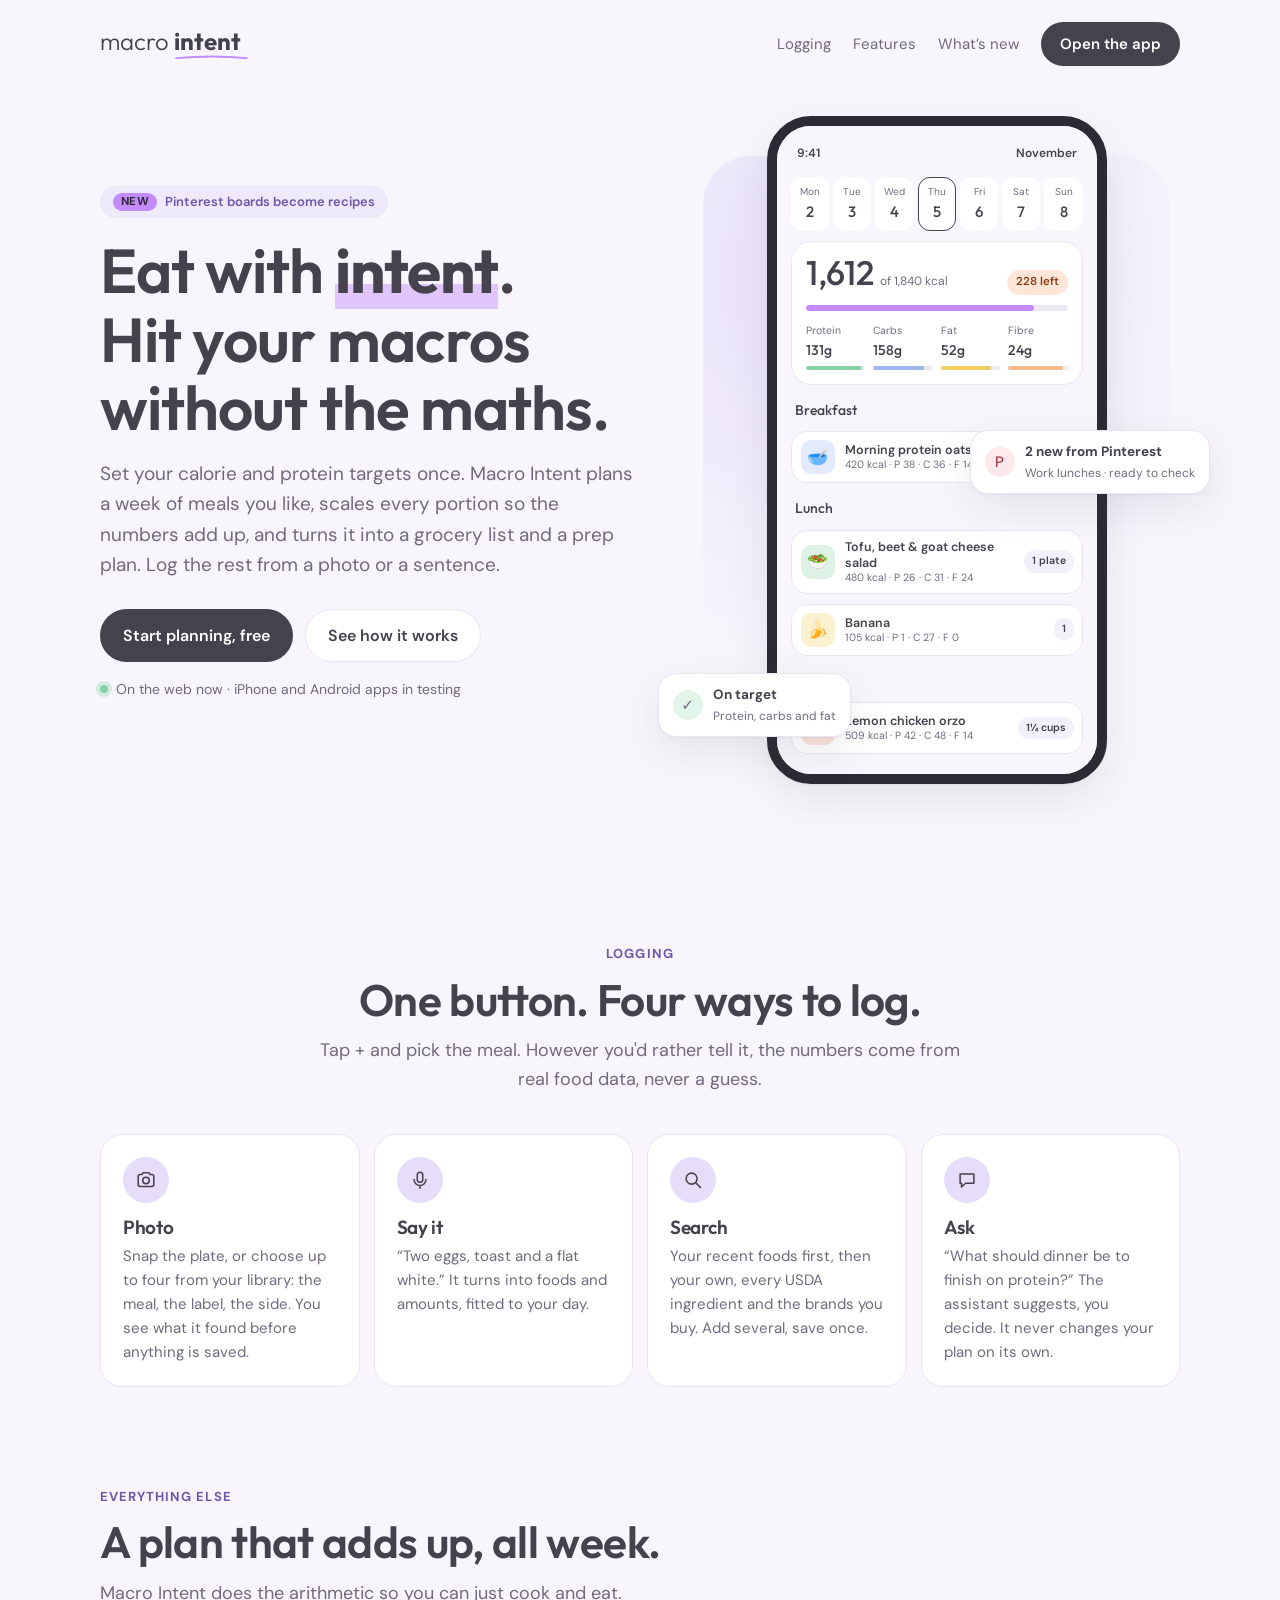
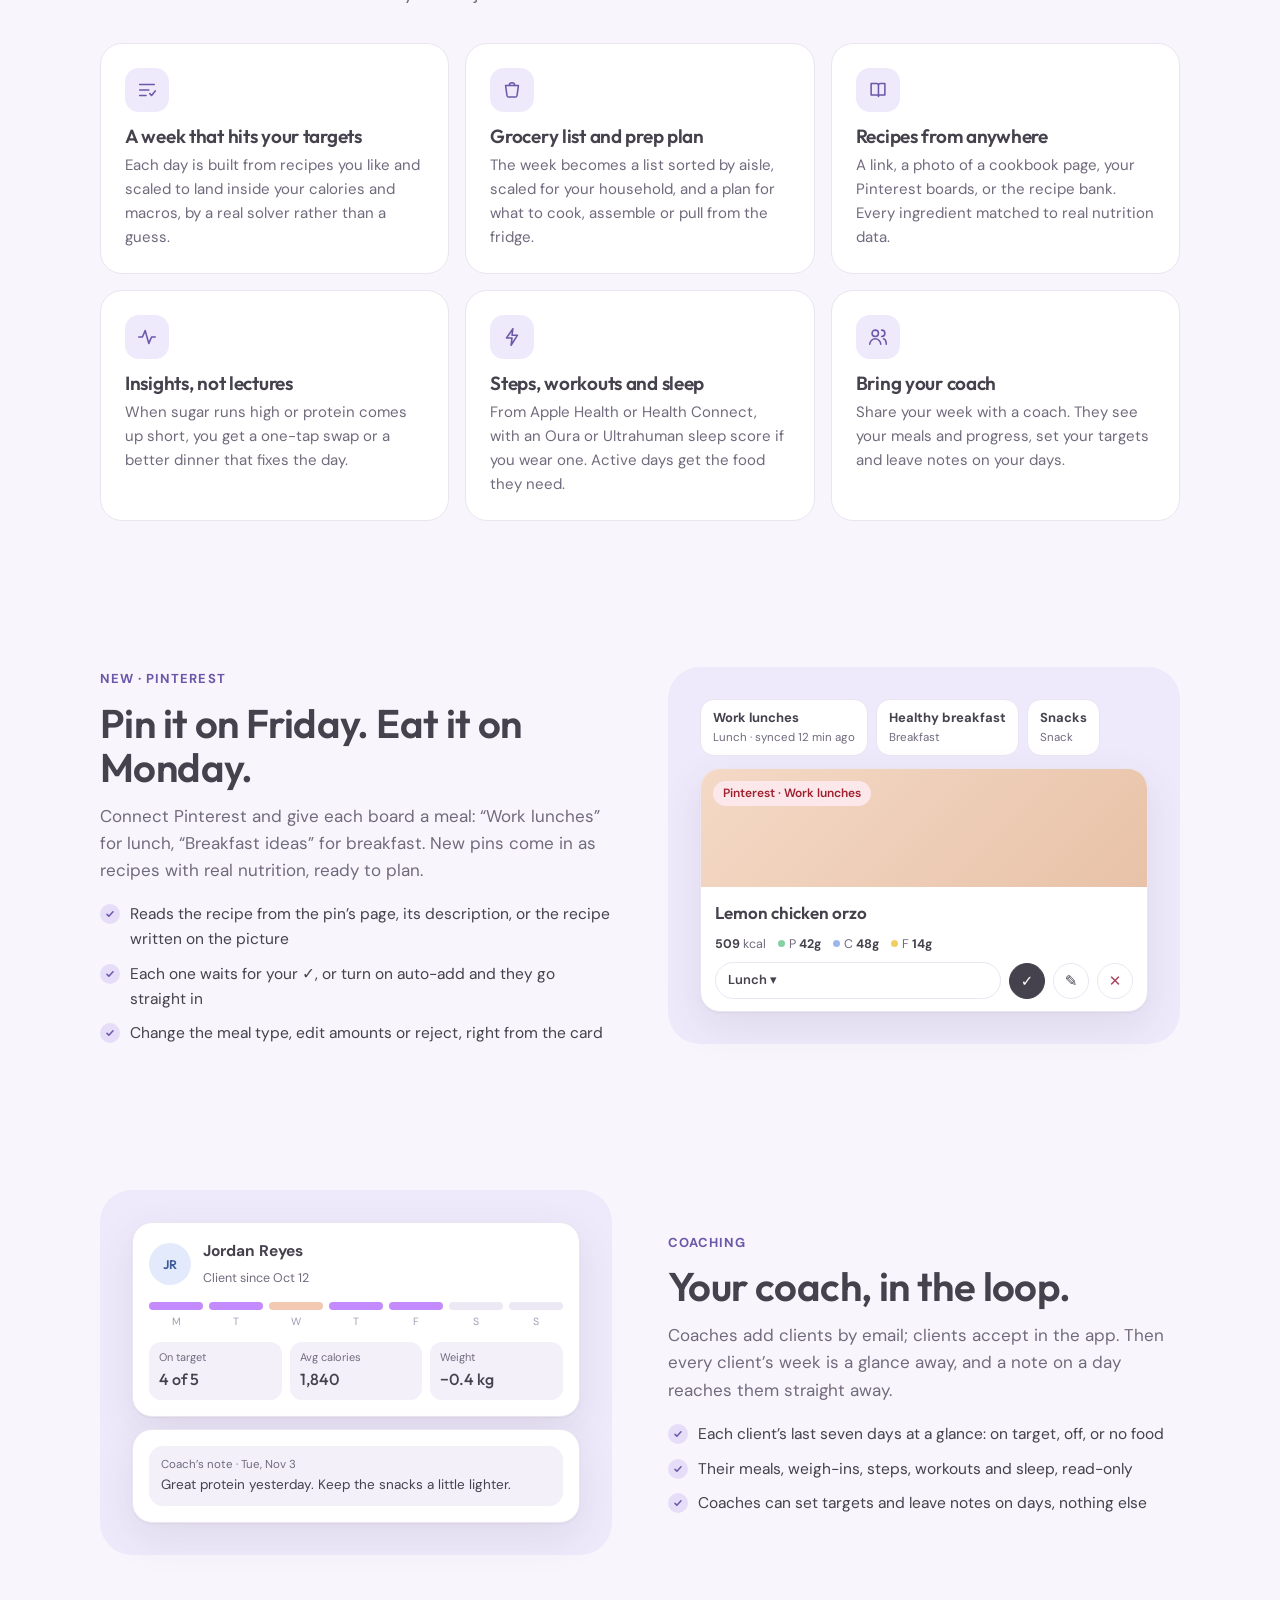
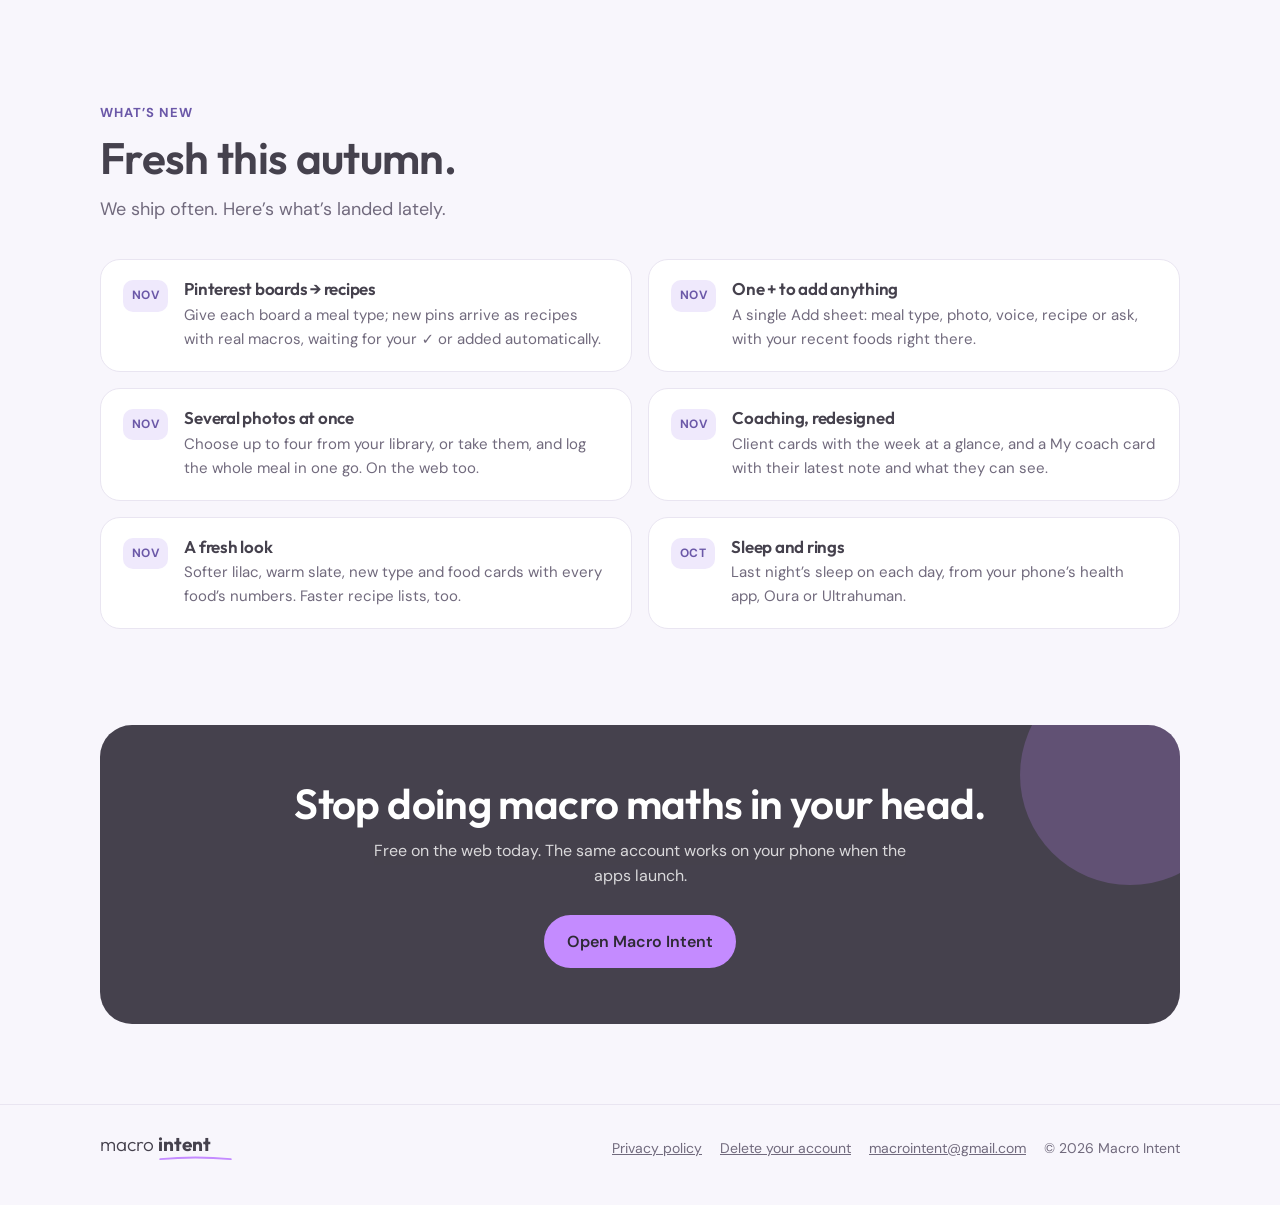
<file: index.html>
<!doctype html>
<html lang="en">
<head>
<meta charset="utf-8">
<meta name="viewport" content="width=device-width, initial-scale=1">
<title>Macro Intent — eat with intent</title>
<meta name="description" content="Macro Intent plans your week of meals around your calorie and protein targets, logs what you eat from a photo or a sentence, and turns your Pinterest boards into recipes that fit.">
<meta property="og:title" content="Macro Intent — eat with intent">
<meta property="og:description" content="A week of meals that hits your macros, logged from a photo or a sentence, with your Pinterest recipes and your coach along for the ride.">
<meta property="og:image" content="https://macrointent.com/brand/icon-512.png">
<meta name="theme-color" content="#F8F6FC">
<link rel="icon" type="image/png" href="/brand/favicon-64.png">
<link rel="apple-touch-icon" href="/brand/apple-touch-icon.png">
<link rel="preconnect" href="https://fonts.googleapis.com">
<link rel="preconnect" href="https://fonts.gstatic.com" crossorigin>
<link rel="stylesheet" href="https://fonts.googleapis.com/css2?family=DM+Sans:opsz,wght@9..40,400;9..40,500;9..40,600;9..40,700&family=Outfit:wght@300;400;500;600;700&display=swap">
<link rel="stylesheet" href="/site.css">
</head>
<body>
<header class="wrap top">
  <a class="wordmark" href="/" aria-label="Macro Intent"><span class="bw">macro</span><span class="bi">intent<svg viewBox="0 0 100 8" preserveAspectRatio="none" aria-hidden="true"><path d="M3 5.5 Q50 1 97 5.5"/></svg></span></a>
  <nav><a href="#log">Logging</a><a href="#features">Features</a><a href="#new">What’s new</a><a class="btn primary" href="https://app.macrointent.com">Open the app</a></nav>
</header>

<main>
  <div class="wrap">
    <section class="hero" style="padding-top:28px">
      <div>
        <a class="eyebrow" href="#new"><b>NEW</b> Pinterest boards become recipes</a>
        <h1>Eat with <em>intent</em>.<br>Hit your macros without the maths.</h1>
        <p class="lede">Set your calorie and protein targets once. Macro Intent plans a week of meals you like, scales every portion so the numbers add up, and turns it into a grocery list and a prep plan. Log the rest from a photo or a sentence.</p>
        <div class="ctas">
          <a class="btn primary" href="https://app.macrointent.com">Start planning, free</a>
          <a class="btn ghost" href="#features">See how it works</a>
        </div>
        <p class="soon"><i></i>On the web now · iPhone and Android apps in testing</p>
      </div>

      <div class="stage" aria-label="A day in the Macro Intent app">
        <div class="phone"><div class="screen">
          <div class="sbar"><span>9:41</span><span>November</span></div>
          <div class="strip">
            <span>Mon<b>2</b></span><span>Tue<b>3</b></span><span>Wed<b>4</b></span><span class="on">Thu<b>5</b></span><span>Fri<b>6</b></span><span>Sat<b>7</b></span><span>Sun<b>8</b></span>
          </div>
          <div class="totals">
            <div class="kc"><b>1,612</b><span>of 1,840 kcal</span><em>228 left</em></div>
            <div class="bar"><i style="width:87%"></i></div>
            <div class="macros">
              <span>Protein<b>131g</b><i style="--w:94%;--c:var(--mp)"></i></span>
              <span>Carbs<b>158g</b><i style="--w:86%;--c:var(--mc)"></i></span>
              <span>Fat<b>52g</b><i style="--w:85%;--c:var(--mf)"></i></span>
              <span>Fibre<b>24g</b><i style="--w:92%;--c:var(--mfib)"></i></span>
            </div>
          </div>
          <div class="slot">Breakfast</div>
          <div class="food"><span class="fi" style="background:#E3EAFB">🥣</span><div>Morning protein oats<small>420 kcal · P 38 · C 36 · F 14</small></div><span class="amt">1 bowl</span></div>
          <div class="slot">Lunch</div>
          <div class="food"><span class="fi" style="background:#DDF1E5">🥗</span><div>Tofu, beet &amp; goat cheese salad<small>480 kcal · P 26 · C 31 · F 24</small></div><span class="amt">1 plate</span></div>
          <div class="food"><span class="fi" style="background:#FBF0CF">🍌</span><div>Banana<small>105 kcal · P 1 · C 27 · F 0</small></div><span class="amt">1</span></div>
          <div class="slot">Dinner</div>
          <div class="food"><span class="fi" style="background:#FBE3DC">🍋</span><div>Lemon chicken orzo<small>509 kcal · P 42 · C 48 · F 14</small></div><span class="amt">1¼ cups</span></div>
        </div></div>
        <div class="float f1"><span class="dot" style="background:#E1F5EA">✓</span><div><b>On target</b><span>Protein, carbs and fat</span></div></div>
        <div class="float f2"><span class="dot" style="background:var(--pin);color:var(--pin-ink)">P</span><div><b>2 new from Pinterest</b><span>Work lunches · ready to check</span></div></div>
      </div>
    </section>
  </div>

  <section id="log">
    <div class="wrap">
      <div class="sechead center">
        <span class="kicker">Logging</span>
        <h2>One button. Four ways to log.</h2>
        <p>Tap + and pick the meal. However you'd rather tell it, the numbers come from real food data, never a guess.</p>
      </div>
      <div class="ways">
        <div class="way"><div class="ic"><svg viewBox="0 0 24 24" aria-hidden="true"><path d="M3.5 8a2 2 0 0 1 2-2h2l1.5-2h6L16.5 6h2a2 2 0 0 1 2 2v9a2 2 0 0 1-2 2h-13a2 2 0 0 1-2-2Z"/><circle cx="12" cy="12.5" r="3.5"/></svg></div>
          <h3>Photo</h3><p>Snap the plate, or choose up to four from your library: the meal, the label, the side. You see what it found before anything is saved.</p></div>
        <div class="way"><div class="ic"><svg viewBox="0 0 24 24" aria-hidden="true"><path d="M9 6.5a3 3 0 0 1 6 0v5a3 3 0 0 1-6 0ZM5.5 11.5a6.5 6.5 0 0 0 13 0M12 18v3"/></svg></div>
          <h3>Say it</h3><p>“Two eggs, toast and a flat white.” It turns into foods and amounts, fitted to your day.</p></div>
        <div class="way"><div class="ic"><svg viewBox="0 0 24 24" aria-hidden="true"><circle cx="10.5" cy="10.5" r="6"/><path d="M15 15l5 5"/></svg></div>
          <h3>Search</h3><p>Your recent foods first, then your own, every USDA ingredient and the brands you buy. Add several, save once.</p></div>
        <div class="way"><div class="ic"><svg viewBox="0 0 24 24" aria-hidden="true"><path d="M4.5 5.5h15v10h-9l-4.5 4v-4h-1.5Z"/></svg></div>
          <h3>Ask</h3><p>“What should dinner be to finish on protein?” The assistant suggests, you decide. It never changes your plan on its own.</p></div>
      </div>
    </div>
  </section>

  <section id="features" style="padding-top:24px">
    <div class="wrap">
      <div class="sechead">
        <span class="kicker">Everything else</span>
        <h2>A plan that adds up, all week.</h2>
        <p>Macro Intent does the arithmetic so you can just cook and eat.</p>
      </div>
      <div class="grid">
        <div class="feature"><div class="ic"><svg viewBox="0 0 24 24" aria-hidden="true"><path d="M4 6h16M4 12h10M4 18h7"/><path d="M15 16l2 2 4-5"/></svg></div><h3>A week that hits your targets</h3><p>Each day is built from recipes you like and scaled to land inside your calories and macros, by a real solver rather than a guess.</p></div>
        <div class="feature"><div class="ic"><svg viewBox="0 0 24 24" aria-hidden="true"><path d="M5 7h14l-1.5 11a2 2 0 0 1-2 1.7h-7a2 2 0 0 1-2-1.7Z"/><path d="M9 7a3 3 0 0 1 6 0"/></svg></div><h3>Grocery list and prep plan</h3><p>The week becomes a list sorted by aisle, scaled for your household, and a plan for what to cook, assemble or pull from the fridge.</p></div>
        <div class="feature"><div class="ic"><svg viewBox="0 0 24 24" aria-hidden="true"><path d="M4.5 5h6a2 2 0 0 1 2 2v12a1.5 1.5 0 0 0-1.5-1.5h-6.5ZM19.5 5h-5a2 2 0 0 0-2 2v12a1.5 1.5 0 0 1 1.5-1.5h5.5Z"/></svg></div><h3>Recipes from anywhere</h3><p>A link, a photo of a cookbook page, your Pinterest boards, or the recipe bank. Every ingredient matched to real nutrition data.</p></div>
        <div class="feature"><div class="ic"><svg viewBox="0 0 24 24" aria-hidden="true"><path d="M3 12h4l3-7 4 14 3-7h4"/></svg></div><h3>Insights, not lectures</h3><p>When sugar runs high or protein comes up short, you get a one-tap swap or a better dinner that fixes the day.</p></div>
        <div class="feature"><div class="ic"><svg viewBox="0 0 24 24" aria-hidden="true"><path d="M13 3l-1 7h6l-7 11 1-8H6z"/></svg></div><h3>Steps, workouts and sleep</h3><p>From Apple Health or Health Connect, with an Oura or Ultrahuman sleep score if you wear one. Active days get the food they need.</p></div>
        <div class="feature"><div class="ic"><svg viewBox="0 0 24 24" aria-hidden="true"><path d="M3 20c0-3.3 2.7-6 6-6s6 2.7 6 6"/><circle cx="9" cy="8" r="3.5"/><path d="M16 4.5a3.5 3.5 0 0 1 0 7M18 14c2 .6 3 2.6 3 6"/></svg></div><h3>Bring your coach</h3><p>Share your week with a coach. They see your meals and progress, set your targets and leave notes on your days.</p></div>
      </div>
    </div>
  </section>

  <section>
    <div class="wrap spot">
      <div>
        <span class="kicker">New · Pinterest</span>
        <h2>Pin it on Friday. Eat it on Monday.</h2>
        <p>Connect Pinterest and give each board a meal: “Work lunches” for lunch, “Breakfast ideas” for breakfast. New pins come in as recipes with real nutrition, ready to plan.</p>
        <ul>
          <li>Reads the recipe from the pin’s page, its description, or the recipe written on the picture</li>
          <li>Each one waits for your ✓, or turn on auto-add and they go straight in</li>
          <li>Change the meal type, edit amounts or reject, right from the card</li>
        </ul>
      </div>
      <div class="art" aria-label="A recipe brought in from Pinterest">
        <div class="boards">
          <div class="board"><b>Work lunches</b><small>Lunch · synced 12 min ago</small></div>
          <div class="board"><b>Healthy breakfast</b><small>Breakfast</small></div>
          <div class="board"><b>Snacks</b><small>Snack</small></div>
        </div>
        <div class="pincard">
          <div class="pic" style="background:linear-gradient(135deg,#F4D9C6,#E8C2A8)"><span class="tag">Pinterest · Work lunches</span></div>
          <div class="bd">
            <b class="t">Lemon chicken orzo</b>
            <div class="legend"><span><b>509</b> kcal</span><span><i style="background:var(--mp)"></i>P <b>42g</b></span><span><i style="background:var(--mc)"></i>C <b>48g</b></span><span><i style="background:var(--mf)"></i>F <b>14g</b></span></div>
            <div class="acts"><span class="sel">Lunch ▾</span><span class="ib ok">✓</span><span class="ib">✎</span><span class="ib" style="color:#A8455F">✕</span></div>
          </div>
        </div>
      </div>
    </div>
  </section>

  <section>
    <div class="wrap spot flip">
      <div>
        <span class="kicker">Coaching</span>
        <h2>Your coach, in the loop.</h2>
        <p>Coaches add clients by email; clients accept in the app. Then every client’s week is a glance away, and a note on a day reaches them straight away.</p>
        <ul>
          <li>Each client’s last seven days at a glance: on target, off, or no food</li>
          <li>Their meals, weigh-ins, steps, workouts and sleep, read-only</li>
          <li>Coaches can set targets and leave notes on days, nothing else</li>
        </ul>
      </div>
      <div class="art" aria-label="A client's week in Coaching">
        <div class="client">
          <div class="who"><span class="av" style="background:#E3EAFB;color:#3C5A9A">JR</span><div><b>Jordan Reyes</b><span>Client since Oct 12</span></div></div>
          <div class="week"><span><i class="on"></i>M</span><span><i class="on"></i>T</span><span><i class="off"></i>W</span><span><i class="on"></i>T</span><span><i class="on"></i>F</span><span><i></i>S</span><span><i></i>S</span></div>
          <div class="stats"><div>On target<b>4 of 5</b></div><div>Avg calories<b>1,840</b></div><div>Weight<b>−0.4 kg</b></div></div>
        </div>
        <div class="client">
          <div class="note"><small>Coach’s note · Tue, Nov 3</small>Great protein yesterday. Keep the snacks a little lighter.</div>
        </div>
      </div>
    </div>
  </section>

  <section id="new">
    <div class="wrap">
      <div class="sechead">
        <span class="kicker">What’s new</span>
        <h2>Fresh this autumn.</h2>
        <p>We ship often. Here’s what’s landed lately.</p>
      </div>
      <div class="news">
        <div class="item"><span class="when">Nov</span><div><h3>Pinterest boards → recipes</h3><p>Give each board a meal type; new pins arrive as recipes with real macros, waiting for your ✓ or added automatically.</p></div></div>
        <div class="item"><span class="when">Nov</span><div><h3>One + to add anything</h3><p>A single Add sheet: meal type, photo, voice, recipe or ask, with your recent foods right there.</p></div></div>
        <div class="item"><span class="when">Nov</span><div><h3>Several photos at once</h3><p>Choose up to four from your library, or take them, and log the whole meal in one go. On the web too.</p></div></div>
        <div class="item"><span class="when">Nov</span><div><h3>Coaching, redesigned</h3><p>Client cards with the week at a glance, and a My coach card with their latest note and what they can see.</p></div></div>
        <div class="item"><span class="when">Nov</span><div><h3>A fresh look</h3><p>Softer lilac, warm slate, new type and food cards with every food’s numbers. Faster recipe lists, too.</p></div></div>
        <div class="item"><span class="when">Oct</span><div><h3>Sleep and rings</h3><p>Last night’s sleep on each day, from your phone’s health app, Oura or Ultrahuman.</p></div></div>
      </div>
    </div>
  </section>

  <div class="wrap">
    <section class="band" style="padding:56px 28px">
      <h2>Stop doing macro maths in your head.</h2>
      <p>Free on the web today. The same account works on your phone when the apps launch.</p>
      <a class="btn" href="https://app.macrointent.com">Open Macro Intent</a>
    </section>
  </div>
</main>

<footer>
  <div class="wrap">
    <a class="wordmark" href="/" aria-label="Macro Intent"><span class="bw">macro</span><span class="bi">intent<svg viewBox="0 0 100 8" preserveAspectRatio="none" aria-hidden="true"><path d="M3 5.5 Q50 1 97 5.5"/></svg></span></a>
    <nav><a href="/privacy">Privacy policy</a><a href="/delete-account">Delete your account</a><a href="mailto:macrointent@gmail.com">macrointent@gmail.com</a><span>© 2026 Macro Intent</span></nav>
  </div>
</footer>
</body>
</html>
</file>
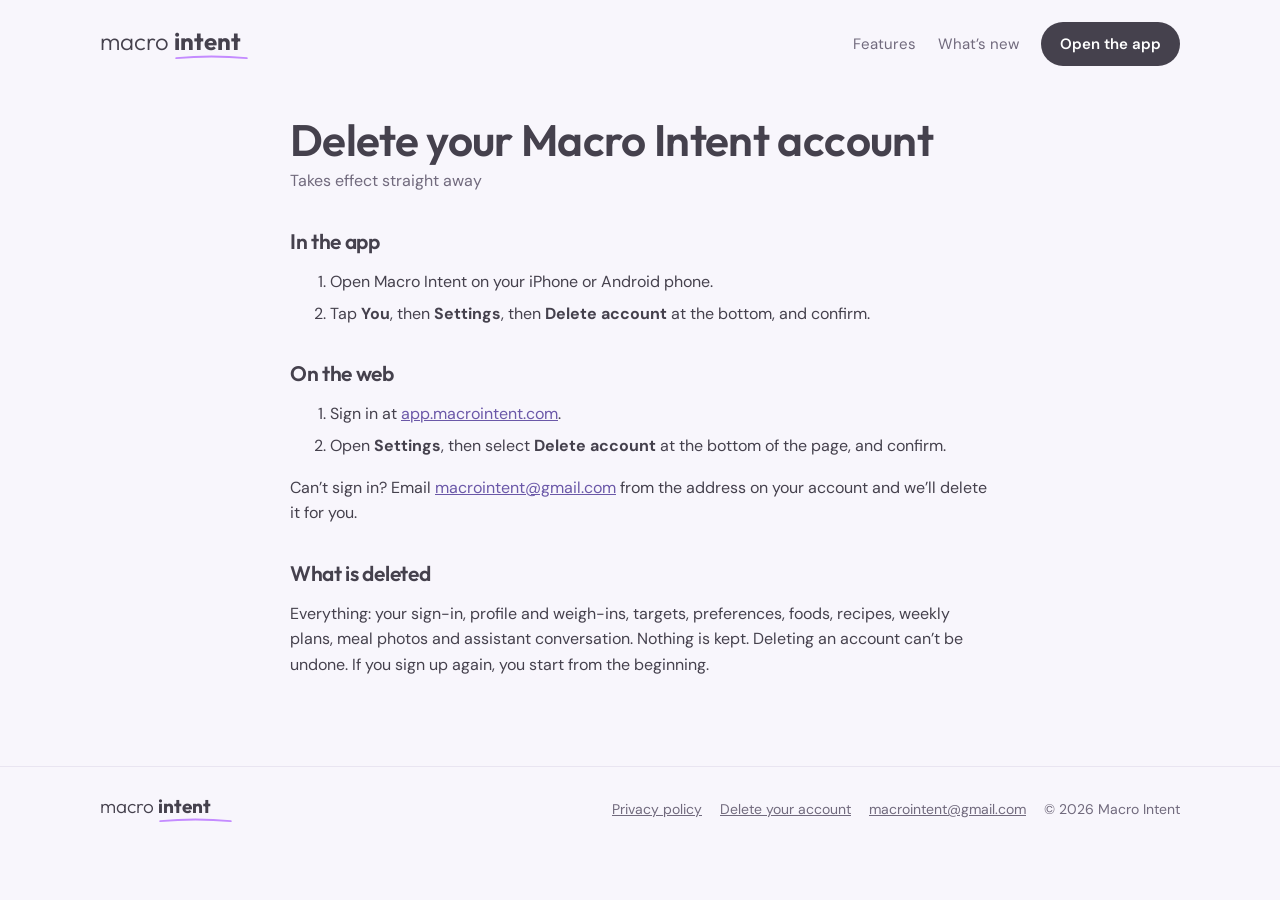
<file: delete-account.html>
<!doctype html>
<html lang="en">
<head>
<meta charset="utf-8">
<meta name="viewport" content="width=device-width, initial-scale=1">
<title>Delete your account · Macro Intent</title>
<meta name="description" content="How to delete your Macro Intent account and data.">
<link rel="icon" type="image/png" href="/brand/favicon-64.png">
<link rel="apple-touch-icon" href="/brand/apple-touch-icon.png">
<link rel="preconnect" href="https://fonts.googleapis.com">
<link rel="preconnect" href="https://fonts.gstatic.com" crossorigin>
<link rel="stylesheet" href="https://fonts.googleapis.com/css2?family=DM+Sans:opsz,wght@9..40,400;9..40,500;9..40,600;9..40,700&family=Outfit:wght@300;400;500;600;700&display=swap">
<link rel="stylesheet" href="/site.css">
</head>
<body>
<header class="wrap top">
  <a class="wordmark" href="/" aria-label="Macro Intent"><span class="bw">macro</span><span class="bi">intent<svg viewBox="0 0 100 8" preserveAspectRatio="none" aria-hidden="true"><path d="M3 5.5 Q50 1 97 5.5"/></svg></span></a>
  <nav><a href="/#features">Features</a><a href="/#new">What’s new</a><a class="btn primary" href="https://app.macrointent.com">Open the app</a></nav>
</header>
<main class="doc">
<h1>Delete your Macro Intent account</h1>
<p class="date">Takes effect straight away</p>

<h2>In the app</h2>
<ol>
<li>Open Macro Intent on your iPhone or Android phone.</li>
<li>Tap <b>You</b>, then <b>Settings</b>, then <b>Delete account</b> at the bottom, and confirm.</li>
</ol>

<h2>On the web</h2>
<ol>
<li>Sign in at <a href="https://app.macrointent.com">app.macrointent.com</a>.</li>
<li>Open <b>Settings</b>, then select <b>Delete account</b> at the bottom of the page, and confirm.</li>
</ol>
<p>Can’t sign in? Email <a href="mailto:macrointent@gmail.com">macrointent@gmail.com</a> from the address on
your account and we’ll delete it for you.</p>

<h2>What is deleted</h2>
<p>Everything: your sign-in, profile and weigh-ins, targets, preferences, foods, recipes, weekly
plans, meal photos and assistant conversation. Nothing is kept. Deleting an account can’t be
undone. If you sign up again, you start from the beginning.</p>

</main>
<footer>
  <div class="wrap">
    <a class="wordmark" href="/" aria-label="Macro Intent"><span class="bw">macro</span><span class="bi">intent<svg viewBox="0 0 100 8" preserveAspectRatio="none" aria-hidden="true"><path d="M3 5.5 Q50 1 97 5.5"/></svg></span></a>
    <nav><a href="/privacy">Privacy policy</a><a href="/delete-account">Delete your account</a><a href="mailto:macrointent@gmail.com">macrointent@gmail.com</a><span>© 2026 Macro Intent</span></nav>
  </div>
</footer>
</body>
</html>
</file>
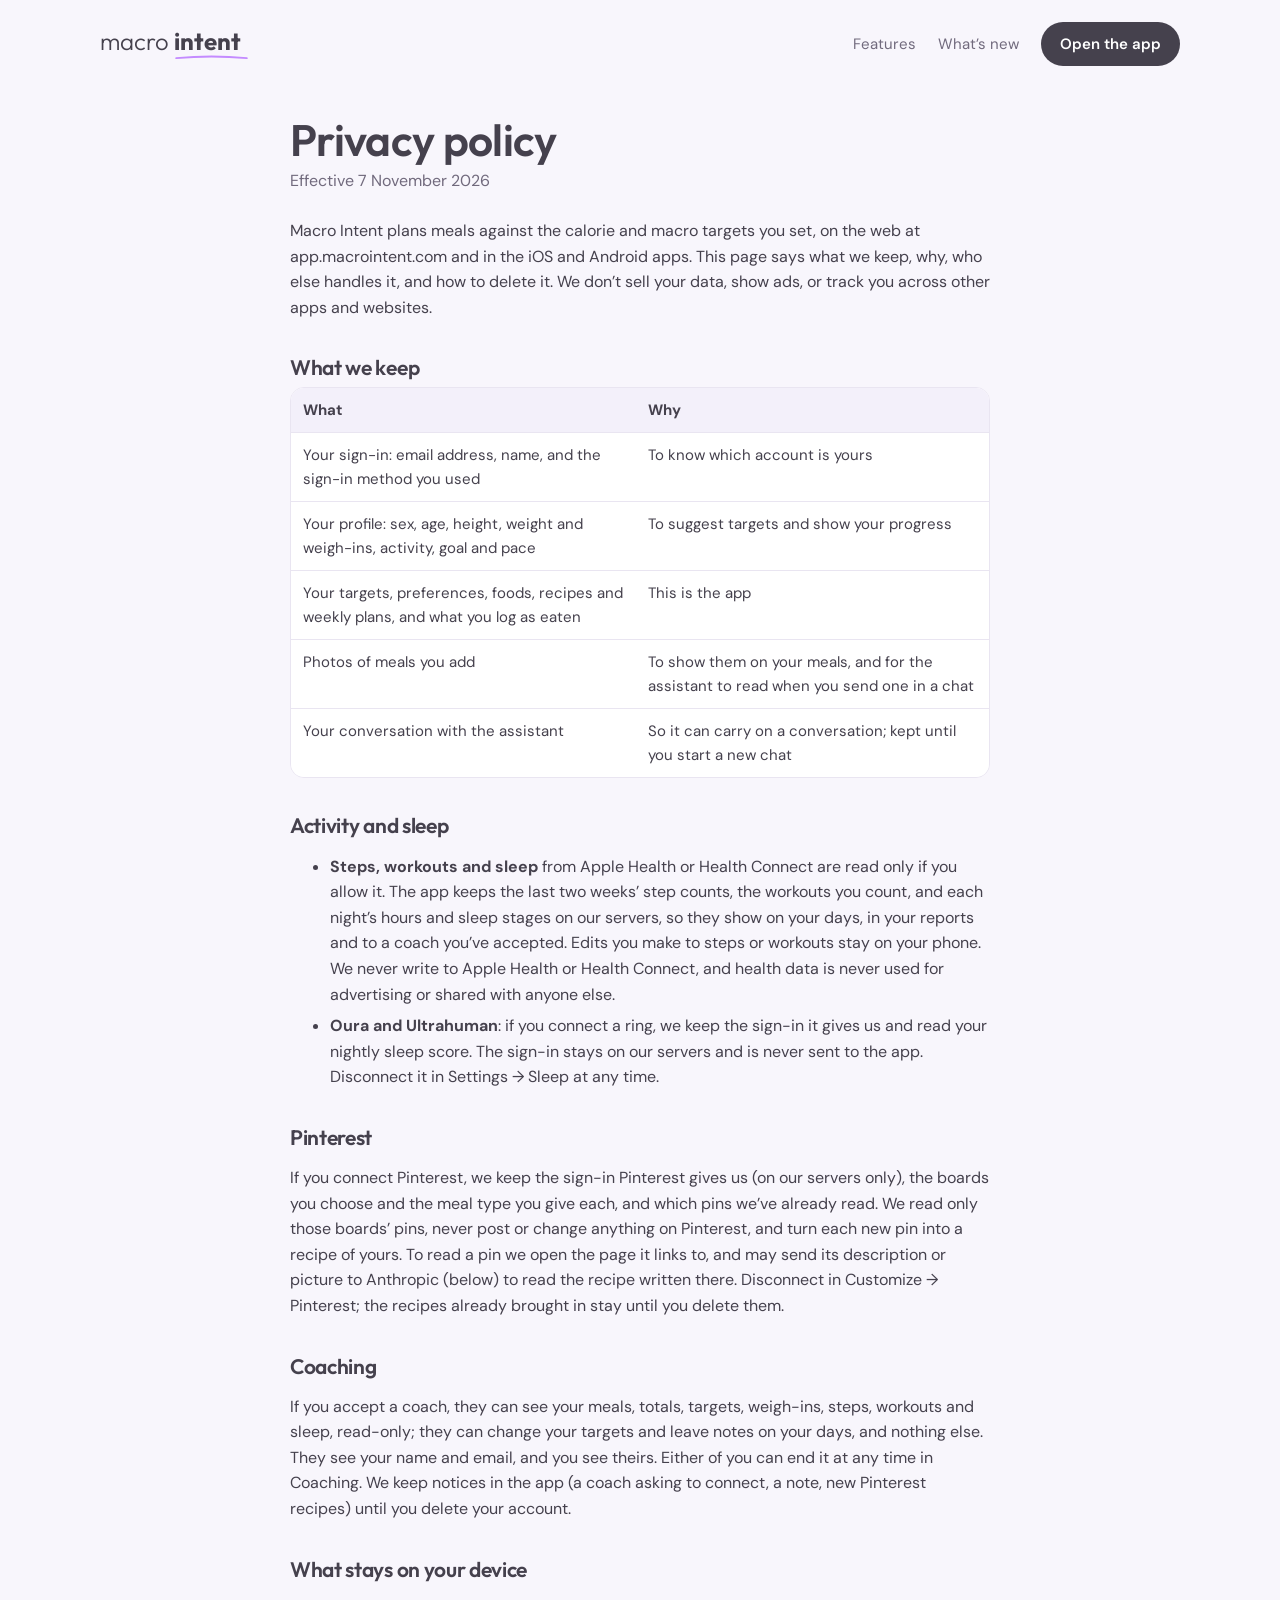
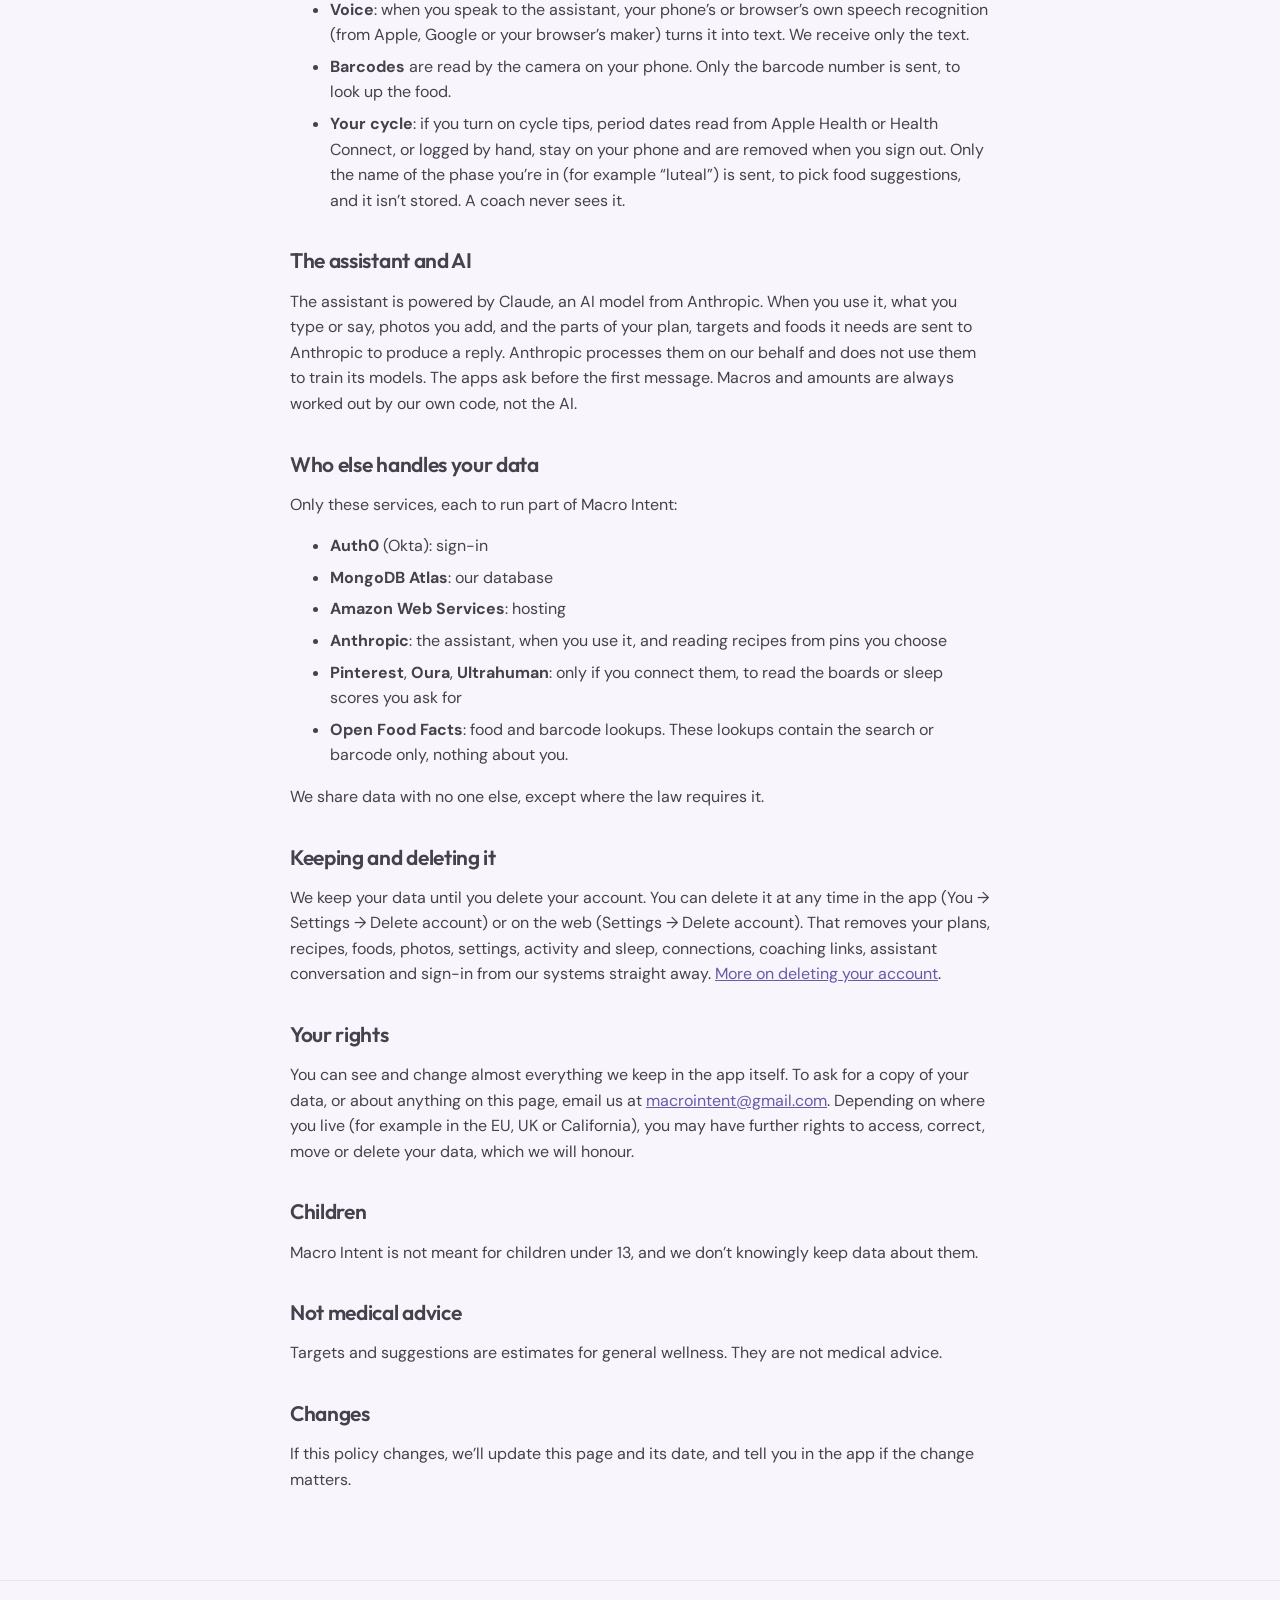
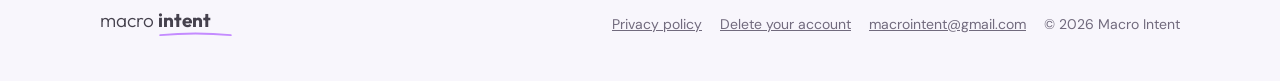
<file: privacy.html>
<!doctype html>
<html lang="en">
<head>
<meta charset="utf-8">
<meta name="viewport" content="width=device-width, initial-scale=1">
<title>Privacy policy · Macro Intent</title>
<meta name="description" content="How Macro Intent handles your data.">
<link rel="icon" type="image/png" href="/brand/favicon-64.png">
<link rel="apple-touch-icon" href="/brand/apple-touch-icon.png">
<link rel="preconnect" href="https://fonts.googleapis.com">
<link rel="preconnect" href="https://fonts.gstatic.com" crossorigin>
<link rel="stylesheet" href="https://fonts.googleapis.com/css2?family=DM+Sans:opsz,wght@9..40,400;9..40,500;9..40,600;9..40,700&family=Outfit:wght@300;400;500;600;700&display=swap">
<link rel="stylesheet" href="/site.css">
</head>
<body>
<header class="wrap top">
  <a class="wordmark" href="/" aria-label="Macro Intent"><span class="bw">macro</span><span class="bi">intent<svg viewBox="0 0 100 8" preserveAspectRatio="none" aria-hidden="true"><path d="M3 5.5 Q50 1 97 5.5"/></svg></span></a>
  <nav><a href="/#features">Features</a><a href="/#new">What’s new</a><a class="btn primary" href="https://app.macrointent.com">Open the app</a></nav>
</header>
<main class="doc">
<h1>Privacy policy</h1>
<p class="date">Effective 7 November 2026</p>

<p>Macro Intent plans meals against the calorie and macro targets you set, on the web at
app.macrointent.com and in the iOS and Android apps. This page says what we keep, why, who
else handles it, and how to delete it. We don’t sell your data, show ads, or track you
across other apps and websites.</p>

<h2>What we keep</h2>
<div class="tablewrap"><table>
<tr><th>What</th><th>Why</th></tr>
<tr><td>Your sign-in: email address, name, and the sign-in method you used</td><td>To know which account is yours</td></tr>
<tr><td>Your profile: sex, age, height, weight and weigh-ins, activity, goal and pace</td><td>To suggest targets and show your progress</td></tr>
<tr><td>Your targets, preferences, foods, recipes and weekly plans, and what you log as eaten</td><td>This is the app</td></tr>
<tr><td>Photos of meals you add</td><td>To show them on your meals, and for the assistant to read when you send one in a chat</td></tr>
<tr><td>Your conversation with the assistant</td><td>So it can carry on a conversation; kept until you start a new chat</td></tr>
</table></div>

<h2>Activity and sleep</h2>
<ul>
<li><b>Steps, workouts and sleep</b> from Apple Health or Health Connect are read only if you allow it.
The app keeps the last two weeks’ step counts, the workouts you count, and each night’s hours and sleep
stages on our servers, so they show on your days, in your reports and to a coach you’ve accepted.
Edits you make to steps or workouts stay on your phone. We never write to Apple Health or Health
Connect, and health data is never used for advertising or shared with anyone else.</li>
<li><b>Oura and Ultrahuman</b>: if you connect a ring, we keep the sign-in it gives us and read your
nightly sleep score. The sign-in stays on our servers and is never sent to the app. Disconnect it in
Settings → Sleep at any time.</li>
</ul>

<h2>Pinterest</h2>
<p>If you connect Pinterest, we keep the sign-in Pinterest gives us (on our servers only), the boards
you choose and the meal type you give each, and which pins we’ve already read. We read only those
boards’ pins, never post or change anything on Pinterest, and turn each new pin into a recipe of yours.
To read a pin we open the page it links to, and may send its description or picture to Anthropic (below)
to read the recipe written there. Disconnect in Customize → Pinterest; the recipes already brought in stay
until you delete them.</p>

<h2>Coaching</h2>
<p>If you accept a coach, they can see your meals, totals, targets, weigh-ins, steps, workouts and sleep,
read-only; they can change your targets and leave notes on your days, and nothing else. They see your name
and email, and you see theirs. Either of you can end it at any time in Coaching. We keep notices in the
app (a coach asking to connect, a note, new Pinterest recipes) until you delete your account.</p>

<h2>What stays on your device</h2>
<ul>
<li><b>Voice</b>: when you speak to the assistant, your phone’s or browser’s own speech recognition (from
Apple, Google or your browser’s maker) turns it into text. We receive only the text.</li>
<li><b>Barcodes</b> are read by the camera on your phone. Only the barcode number is sent, to look up the food.</li>
<li><b>Your cycle</b>: if you turn on cycle tips, period dates read from Apple Health or Health Connect,
or logged by hand, stay on your phone and are removed when you sign out. Only the name of the phase you’re
in (for example “luteal”) is sent, to pick food suggestions, and it isn’t stored. A coach never sees it.</li>
</ul>

<h2>The assistant and AI</h2>
<p>The assistant is powered by Claude, an AI model from Anthropic. When you use it, what you
type or say, photos you add, and the parts of your plan, targets and foods it needs are sent
to Anthropic to produce a reply. Anthropic processes them on our behalf and does not use them
to train its models. The apps ask before the first message. Macros and amounts are always
worked out by our own code, not the AI.</p>

<h2>Who else handles your data</h2>
<p>Only these services, each to run part of Macro Intent:</p>
<ul>
<li><b>Auth0</b> (Okta): sign-in</li>
<li><b>MongoDB Atlas</b>: our database</li>
<li><b>Amazon Web Services</b>: hosting</li>
<li><b>Anthropic</b>: the assistant, when you use it, and reading recipes from pins you choose</li>
<li><b>Pinterest</b>, <b>Oura</b>, <b>Ultrahuman</b>: only if you connect them, to read the boards or sleep scores you ask for</li>
<li><b>Open Food Facts</b>: food and barcode lookups. These lookups contain the search or barcode only, nothing about you.</li>
</ul>
<p>We share data with no one else, except where the law requires it.</p>

<h2>Keeping and deleting it</h2>
<p>We keep your data until you delete your account. You can delete it at any time in the app
(You → Settings → Delete account) or on the web (Settings → Delete account). That removes your plans,
recipes, foods, photos, settings, activity and sleep, connections, coaching links, assistant conversation and sign-in from our systems straight
away. <a href="/delete-account">More on deleting your account</a>.</p>

<h2>Your rights</h2>
<p>You can see and change almost everything we keep in the app itself. To ask for a copy of your
data, or about anything on this page, email us at
<a href="mailto:macrointent@gmail.com">macrointent@gmail.com</a>.
Depending on where you live (for example in the EU, UK or California), you may have further rights
to access, correct, move or delete your data, which we will honour.</p>

<h2>Children</h2>
<p>Macro Intent is not meant for children under 13, and we don’t knowingly keep data about them.</p>

<h2>Not medical advice</h2>
<p>Targets and suggestions are estimates for general wellness. They are not medical advice.</p>

<h2>Changes</h2>
<p>If this policy changes, we’ll update this page and its date, and tell you in the app if the change matters.</p>
</main>
<footer>
  <div class="wrap">
    <a class="wordmark" href="/" aria-label="Macro Intent"><span class="bw">macro</span><span class="bi">intent<svg viewBox="0 0 100 8" preserveAspectRatio="none" aria-hidden="true"><path d="M3 5.5 Q50 1 97 5.5"/></svg></span></a>
    <nav><a href="/privacy">Privacy policy</a><a href="/delete-account">Delete your account</a><a href="mailto:macrointent@gmail.com">macrointent@gmail.com</a><span>© 2026 Macro Intent</span></nav>
  </div>
</footer>
</body>
</html>
</file>
<file: site.css>
/* macrointent.com: the app's own colours and type (meals-web-ui index.html :root) */
:root{
  --ground:#F8F6FC; --surface:#FFFFFF; --sunken:#F3F0FA; --track:#ECE8F4;
  --ink:#45414D; --muted:#716A7D; --faint:#A39BB3; --rule:#E9E5F1;
  --accent:#6B58A8; --lilac:#E6DEF9; --tint:#EFE9FC;
  --btn:#45414D; --btn-ink:#FFFFFF;
  --pop:#C48BFF; --peach:#FFE6D8; --peach-ink:#8A3B12;
  --mp:#86D0A6; --mc:#9DB6EE; --mf:#F3CF63; --mfib:#F5B98E;
  --pin:#FCE8EA; --pin-ink:#9E1F2E;
  --shadow:0 1px 2px rgba(32,34,31,.05), 0 14px 40px rgba(69,65,77,.10);
  --ui:"DM Sans","Helvetica Neue",system-ui,sans-serif;
  --display:"Outfit","DM Sans",system-ui,sans-serif;
}
@media (prefers-color-scheme:dark){:root:not([data-theme=light]){
  --ground:#17151C; --surface:#1F1C26; --sunken:#26222F; --track:#322D3D;
  --ink:#EEEAF6; --muted:#A59DB5; --faint:#7D7590; --rule:#2C2836;
  --accent:#C4B5F2; --lilac:#2E2742; --tint:#25202F;
  --btn:#EEEAF6; --btn-ink:#1E1A24;
  --peach:#3A2A22; --peach-ink:#F6C3A6; --pin:#3A1D22; --pin-ink:#F5B3BC;
  --shadow:0 1px 2px rgba(0,0,0,.4), 0 14px 40px rgba(0,0,0,.35);
}}
:root[data-theme=dark]{
  --ground:#17151C; --surface:#1F1C26; --sunken:#26222F; --track:#322D3D;
  --ink:#EEEAF6; --muted:#A59DB5; --faint:#7D7590; --rule:#2C2836;
  --accent:#C4B5F2; --lilac:#2E2742; --tint:#25202F;
  --btn:#EEEAF6; --btn-ink:#1E1A24;
  --peach:#3A2A22; --peach-ink:#F6C3A6; --pin:#3A1D22; --pin-ink:#F5B3BC;
}

*{box-sizing:border-box}
html{-webkit-text-size-adjust:100%;scroll-behavior:smooth}
body{margin:0;background:var(--ground);color:var(--ink);font:16px/1.6 var(--ui);overflow-x:hidden}
a{color:var(--accent)}
img{max-width:100%}
h1,h2,h3{font-family:var(--display);letter-spacing:-.015em;line-height:1.1}

.wrap{max-width:1120px;margin:0 auto;padding:0 20px}

/* the wordmark: "macro" light, "intent" bold over a fine lavender swoosh */
.wordmark{font-family:var(--display);font-size:24px;line-height:1;white-space:nowrap;display:inline-flex;align-items:baseline;gap:.22em;color:var(--ink);text-decoration:none}
.wordmark .bw{font-weight:300}
.wordmark .bi{font-weight:700;display:inline-flex;flex-direction:column;gap:1px}
.wordmark svg{width:100%;height:6px;fill:none;stroke:var(--pop);stroke-width:2.6;stroke-linecap:round}

.top{display:flex;align-items:center;justify-content:space-between;gap:12px;padding-top:22px;padding-bottom:22px}
.top nav{display:flex;gap:22px;align-items:center;font-size:15px}
.top nav a{color:var(--muted);text-decoration:none}
.top nav a:hover{color:var(--ink)}

.btn{display:inline-flex;align-items:center;gap:8px;padding:13px 22px;border-radius:999px;font-weight:600;
  text-decoration:none;font-size:16px;border:1px solid transparent;font-family:var(--ui)}
.btn.primary{background:var(--btn);color:var(--btn-ink)}
.btn.primary:hover{filter:brightness(1.12)}
.btn.ghost{border-color:var(--rule);color:var(--ink);background:var(--surface)}
.btn.ghost:hover{border-color:var(--faint)}
.top .btn{padding:9px 18px;font-size:15px}
.top nav .btn{color:var(--btn-ink)}

.eyebrow{display:inline-flex;align-items:center;gap:8px;font-size:13px;font-weight:600;color:var(--accent);background:var(--tint);
  border:1px solid var(--rule);padding:5px 12px;border-radius:999px;text-decoration:none}
.eyebrow b{background:var(--pop);color:#2E2A35;border-radius:99px;padding:0 8px;font-size:11.5px;letter-spacing:.03em}

/* hero */
.hero{display:grid;grid-template-columns:1.05fr .95fr;gap:56px;align-items:center;padding:36px 0 84px}
.hero h1{font-size:clamp(40px,5.6vw,62px);font-weight:600;margin:18px 0 18px}
.hero h1 em{font-style:normal;font-weight:700;background:linear-gradient(transparent 68%,color-mix(in srgb,var(--pop) 45%,transparent) 68%)}
.hero p.lede{font-size:19px;color:var(--muted);margin:0 0 28px;max-width:32em}
.ctas{display:flex;gap:12px;flex-wrap:wrap}
.soon{font-size:14px;color:var(--muted);margin-top:16px;display:flex;align-items:center;gap:8px}
.soon i{width:8px;height:8px;border-radius:50%;background:var(--mp);box-shadow:0 0 0 4px color-mix(in srgb,var(--mp) 30%,transparent)}

/* a phone with the Week's day on it — drawn, not a screenshot */
.stage{position:relative;display:grid;place-items:center}
.stage::before{content:"";position:absolute;inset:6% 2% 4%;border-radius:48px;background:radial-gradient(circle at 30% 20%,var(--lilac),transparent 70%)}
.phone{position:relative;width:min(340px,100%);border-radius:44px;background:var(--surface);border:10px solid #2E2A35;box-shadow:var(--shadow);overflow:hidden}
.screen{background:var(--ground);padding:18px 14px 20px;display:flex;flex-direction:column;gap:10px}
.sbar{display:flex;justify-content:space-between;font-size:12px;font-weight:600;padding:0 6px 4px}
.strip{display:grid;grid-template-columns:repeat(7,1fr);gap:4px}
.strip span{display:flex;flex-direction:column;align-items:center;padding:6px 0;border-radius:12px;background:var(--surface);font-size:10px;color:var(--muted);border:1.5px solid transparent}
.strip b{font-family:var(--display);font-size:15px;color:var(--ink);font-weight:500}
.strip span.on{border-color:var(--ink)}
.totals{background:var(--surface);border:1px solid var(--rule);border-radius:20px;padding:14px}
.kc{display:flex;align-items:baseline;gap:6px}
.kc b{font-family:var(--display);font-size:34px;font-weight:500;line-height:1}
.kc span{font-size:12px;color:var(--muted)}
.kc em{margin-left:auto;font-style:normal;font-size:11.5px;font-weight:600;background:var(--peach);color:var(--peach-ink);padding:3px 9px;border-radius:99px}
.bar{height:6px;border-radius:9px;background:var(--track);margin:10px 0 12px;overflow:hidden}
.bar i{display:block;height:100%;border-radius:9px;background:var(--pop)}
.macros{display:grid;grid-template-columns:repeat(4,1fr);gap:8px;font-size:10.5px;color:var(--muted)}
.macros b{display:block;font-family:var(--display);font-weight:500;font-size:14px;color:var(--ink)}
.macros i{display:block;height:4px;border-radius:9px;background:var(--track);margin-top:4px;overflow:hidden}
.macros i::after{content:"";display:block;height:100%;width:var(--w);background:var(--c);border-radius:9px}
.slot{font-family:var(--display);font-weight:500;font-size:14px;padding:4px 4px 0}
.food{display:flex;align-items:center;gap:10px;background:var(--surface);border:1px solid var(--rule);border-radius:16px;padding:8px 8px 8px 9px}
.food .fi{width:34px;height:34px;border-radius:10px;display:grid;place-items:center;font-size:17px;flex:none}
.food div{flex:1;min-width:0;font-size:12.5px;font-weight:600;line-height:1.3}
.food small{display:block;font-weight:400;font-size:10.5px;color:var(--muted)}
.food .amt{font-size:10.5px;font-weight:600;background:var(--sunken);border-radius:99px;padding:3px 8px;color:var(--ink)}
.float{position:absolute;background:var(--surface);border:1px solid var(--rule);border-radius:18px;box-shadow:var(--shadow);padding:10px 14px;font-size:13px;display:flex;align-items:center;gap:10px}
.float b{display:block;font-size:13.5px}
.float span{color:var(--muted);font-size:12px}
.float .dot{width:30px;height:30px;border-radius:50%;display:grid;place-items:center;flex:none;font-size:15px}
.f1{left:-36px;bottom:7%}
.f2{right:-30px;top:47%}

/* sections */
section{padding:72px 0}
.sechead{max-width:640px;margin:0 0 36px}
.sechead.center{margin:0 auto 40px;text-align:center}
.sechead h2{font-size:clamp(30px,4.4vw,44px);font-weight:600;margin:10px 0 12px}
.sechead p{color:var(--muted);font-size:18px;margin:0}
.kicker{font-size:13px;font-weight:700;letter-spacing:.08em;text-transform:uppercase;color:var(--accent)}

/* the four ways to log */
.ways{display:grid;grid-template-columns:repeat(4,1fr);gap:14px}
.way{background:var(--surface);border:1px solid var(--rule);border-radius:22px;padding:22px}
.way .ic{width:46px;height:46px;border-radius:50%;background:var(--lilac);display:grid;place-items:center;margin-bottom:14px}
.ic svg{width:22px;height:22px;stroke:var(--ink);fill:none;stroke-width:1.7;stroke-linecap:round;stroke-linejoin:round}
.way h3{font-size:19px;font-weight:600;margin:0 0 6px}
.way p{margin:0;color:var(--muted);font-size:15px}

/* features */
.grid{display:grid;grid-template-columns:repeat(3,1fr);gap:16px}
.feature{background:var(--surface);border:1px solid var(--rule);border-radius:22px;padding:24px}
.feature .ic{width:44px;height:44px;border-radius:14px;background:var(--tint);display:grid;place-items:center;margin-bottom:14px}
.feature .ic svg{stroke:var(--accent)}
.feature h3{margin:0 0 6px;font-size:19px;font-weight:600}
.feature p{margin:0;color:var(--muted);font-size:15px}

/* spotlights: words one side, a drawn piece of the app the other */
.spot{display:grid;grid-template-columns:1fr 1fr;gap:56px;align-items:center}
.spot.flip .art{order:-1}
.spot h2{font-size:clamp(28px,4vw,40px);font-weight:600;margin:10px 0 14px}
.spot p{color:var(--muted);font-size:17px;margin:0 0 14px}
.spot ul{list-style:none;padding:0;margin:18px 0 0;display:grid;gap:10px}
.spot li{display:flex;gap:10px;align-items:flex-start;font-size:15.5px}
.spot li::before{content:"";flex:none;width:20px;height:20px;margin-top:2px;border-radius:50%;background:var(--lilac) url("data:image/svg+xml,%3Csvg xmlns='http://www.w3.org/2000/svg' viewBox='0 0 16 16'%3E%3Cpath d='M4 8.5l2.5 2.5 5.5-6' fill='none' stroke='%236B58A8' stroke-width='2' stroke-linecap='round' stroke-linejoin='round'/%3E%3C/svg%3E") center/12px no-repeat}
.art{background:var(--tint);border-radius:32px;padding:32px;display:flex;flex-direction:column;gap:12px}

.pincard{background:var(--surface);border:1px solid var(--rule);border-radius:20px;overflow:hidden;box-shadow:var(--shadow)}
.pincard .pic{height:118px;position:relative}
.tag{position:absolute;left:12px;top:12px;font-size:12px;font-weight:600;padding:3px 10px;border-radius:99px;background:var(--pin);color:var(--pin-ink)}
.pincard .bd{padding:12px 14px;display:flex;flex-direction:column;gap:8px}
.pincard b.t{font-family:var(--display);font-weight:600;font-size:17px}
.legend{display:flex;gap:12px;font-size:12.5px;color:var(--muted);flex-wrap:wrap}
.legend b{color:var(--ink)}
.legend i{display:inline-block;width:7px;height:7px;border-radius:50%;margin-right:4px;vertical-align:1px}
.acts{display:flex;align-items:center;gap:8px}
.sel{flex:1;border:1px solid var(--rule);border-radius:99px;padding:7px 12px;font-size:13px;font-weight:600}
.ib{width:36px;height:36px;border-radius:50%;border:1px solid var(--rule);display:grid;place-items:center;font-size:15px}
.ib.ok{background:var(--btn);color:var(--btn-ink);border-color:var(--btn)}
.boards{display:flex;gap:8px;flex-wrap:wrap}
.board{background:var(--surface);border:1px solid var(--rule);border-radius:14px;padding:8px 12px;font-size:13px}
.board small{display:block;color:var(--muted);font-size:11.5px}

.client{background:var(--surface);border:1px solid var(--rule);border-radius:20px;padding:16px;box-shadow:var(--shadow);display:flex;flex-direction:column;gap:12px}
.who{display:flex;align-items:center;gap:12px}
.av{width:42px;height:42px;border-radius:50%;display:grid;place-items:center;font-family:var(--display);font-weight:600}
.who b{display:block;font-size:15.5px}
.who span{font-size:12.5px;color:var(--muted)}
.week{display:flex;gap:6px}
.week span{flex:1;display:flex;flex-direction:column;align-items:center;gap:4px;font-size:10.5px;color:var(--faint)}
.week i{width:100%;height:8px;border-radius:99px;background:var(--track)}
.week i.on{background:var(--pop)} .week i.off{background:#F3C9B4}
.stats{display:flex;gap:8px}
.stats div{flex:1;background:var(--sunken);border-radius:12px;padding:7px 10px;font-size:11px;color:var(--muted)}
.stats b{display:block;font-family:var(--display);font-weight:500;font-size:16px;color:var(--ink)}
.note{background:var(--sunken);border-radius:14px;padding:10px 12px;font-size:13.5px}
.note small{display:block;color:var(--muted);font-size:11.5px}

/* what's new */
.news{display:grid;grid-template-columns:repeat(2,1fr);gap:16px}
.item{background:var(--surface);border:1px solid var(--rule);border-radius:20px;padding:20px 22px;display:flex;gap:16px}
.item .when{flex:none;font-size:12px;font-weight:700;letter-spacing:.04em;color:var(--accent);background:var(--tint);border-radius:10px;padding:6px 9px;height:max-content;text-transform:uppercase}
.item h3{font-size:17px;font-weight:600;margin:0 0 4px}
.item p{margin:0;color:var(--muted);font-size:15px}

.band{background:var(--btn);color:var(--btn-ink);border-radius:32px;padding:56px 28px;text-align:center;margin:24px 0 80px;position:relative;overflow:hidden}
.band::after{content:"";position:absolute;right:-60px;top:-60px;width:220px;height:220px;border-radius:50%;background:var(--pop);opacity:.22}
.band h2{margin:0 0 10px;font-size:clamp(28px,4.4vw,42px);font-weight:600;position:relative}
.band p{margin:0 auto 26px;opacity:.8;max-width:34em;position:relative}
.band .btn{background:var(--pop);color:#2E2A35;position:relative}

footer{border-top:1px solid var(--rule);padding:30px 0 44px;color:var(--muted);font-size:14px}
footer .wrap{display:flex;justify-content:space-between;align-items:center;gap:16px;flex-wrap:wrap}
footer nav{display:flex;gap:18px;flex-wrap:wrap}
footer a{color:var(--muted)}
footer .wordmark{font-size:19px}

/* privacy and deletion pages */
.doc{max-width:740px;margin:0 auto;padding:16px 20px 72px}
.doc h1{font-size:clamp(32px,5vw,44px);font-weight:600;margin:12px 0 4px}
.doc h2{font-size:21px;font-weight:600;margin:36px 0 8px}
.doc .date{color:var(--muted);margin:0 0 24px}
.doc li{margin:6px 0}
.doc table{width:100%;border-collapse:collapse;font-size:15px;background:var(--surface);border:1px solid var(--rule)}
.doc th,.doc td{text-align:left;vertical-align:top;padding:10px 12px;border-top:1px solid var(--rule)}
.doc th{background:var(--sunken);border-top:0}
.doc .tablewrap{overflow-x:auto;border-radius:14px;border:1px solid var(--rule)}
.doc .tablewrap table{border:0}

@media (max-width:900px){
  .hero{grid-template-columns:1fr;gap:44px;padding:16px 0 56px}
  .ways{grid-template-columns:1fr 1fr}
  .grid,.news{grid-template-columns:1fr}
  .spot{grid-template-columns:1fr;gap:28px}
  .spot.flip .art{order:0}
  .f1{left:-6px} .f2{right:-6px}
  section{padding:52px 0}
}
@media (max-width:600px){
  .top nav a:not(.btn){display:none}
  .ways{grid-template-columns:1fr}
  .float{display:none}
  .art{padding:18px;border-radius:24px}
  .item{flex-direction:column;gap:10px}
}
</file>
